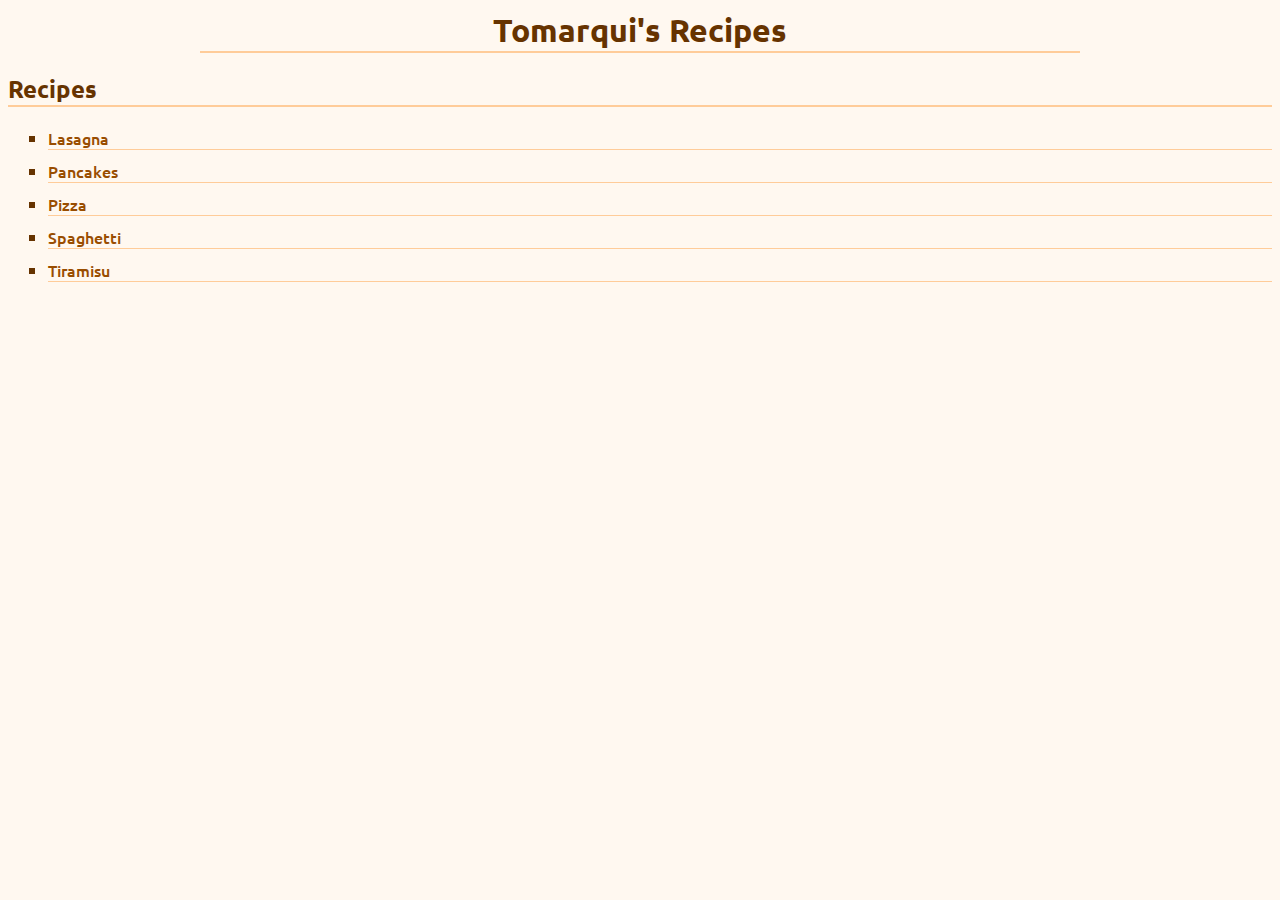
<file: index.html>
<!DOCTYPE html>
<html lang="en">
<head>
    <meta charset="UTF-8">
    <meta name="viewport" content="width=device-width, initial-scale=1.0">
    <title>Document</title>
    <link rel="stylesheet" href="./styles/style.css">
    <link rel="preconnect" href="https://fonts.googleapis.com">
    <link rel="preconnect" href="https://fonts.gstatic.com" crossorigin>
    <link href="https://fonts.googleapis.com/css2?family=Ubuntu:ital,wght@0,300;0,400;0,500;0,700;1,300;1,400;1,500;1,700&display=swap" rel="stylesheet">
</head>
<body>
    <h1 class="title">Tomarqui's Recipes</h1>
    <h2 class="recipes-section">Recipes</h2>
    <ul>
        <li><a class="hyperlink" href="./recipes/lasagna.html">Lasagna</a></li>
        <li><a class="hyperlink" href="./recipes/pancakes.html">Pancakes</a></li>
        <li><a class="hyperlink" href="./recipes/pizza.html">Pizza</a></li>
        <li><a class="hyperlink" href="./recipes/spaghetti.html">Spaghetti</a></li>
        <li><a class="hyperlink" href="./recipes/tiramisu.html">Tiramisu</a></li>
    </ul>
</body>
</html>
</file>
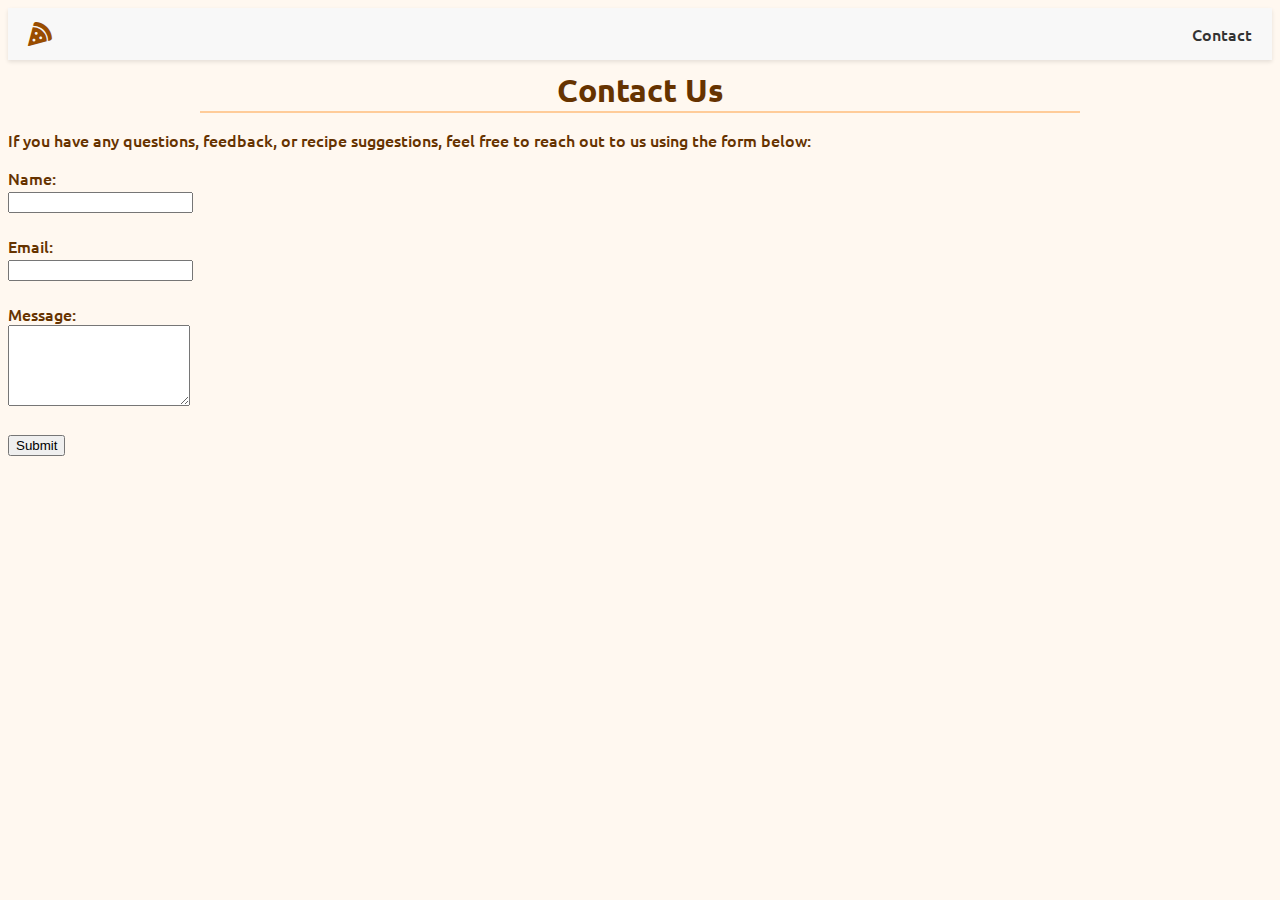
<file: contact.html>
<!DOCTYPE html>
<html lang="en">
<head>
    <meta charset="UTF-8">
    <meta name="viewport" content="width=device-width, initial-scale=1.0">
    <title>Contact Us</title>
    <link rel="stylesheet" href="./styles/style.css">
    <link rel="preconnect" href="https://fonts.googleapis.com">
    <link rel="preconnect" href="https://fonts.gstatic.com" crossorigin>
    <link href="https://fonts.googleapis.com/css2?family=Ubuntu:ital,wght@0,300;0,400;0,500;0,700;1,300;1,400;1,500;1,700&display=swap" rel="stylesheet">
    <link href="https://cdnjs.cloudflare.com/ajax/libs/font-awesome/6.5.1/css/all.min.css" rel="stylesheet">
</head>
<body>
    <nav>
        <div class="navbar">
            <div class="navbar-logo">
                <a href="index.html">
                    <i class="fas fa-pizza-slice"></i>
                </a>
            </div>
            <div class="navbar-links">
                <a href="contact.html">Contact</a>
            </div>
        </div>
    </nav>
    <h1 class="title">Contact Us</h1>
    <p>If you have any questions, feedback, or recipe suggestions, feel free to reach out to us using the form below:</p>
    <form action="#" method="post">
        <label for="name">Name:</label><br>
        <input type="text" id="name" name="name" required><br><br>

        <label for="email">Email:</label><br>
        <input type="email" id="email" name="email" required><br><br>

        <label for="message">Message:</label><br>
        <textarea id="message" name="message" rows="5" required></textarea><br><br>

        <button type="submit">Submit</button>
    </form>
</body>
</html>
</file>
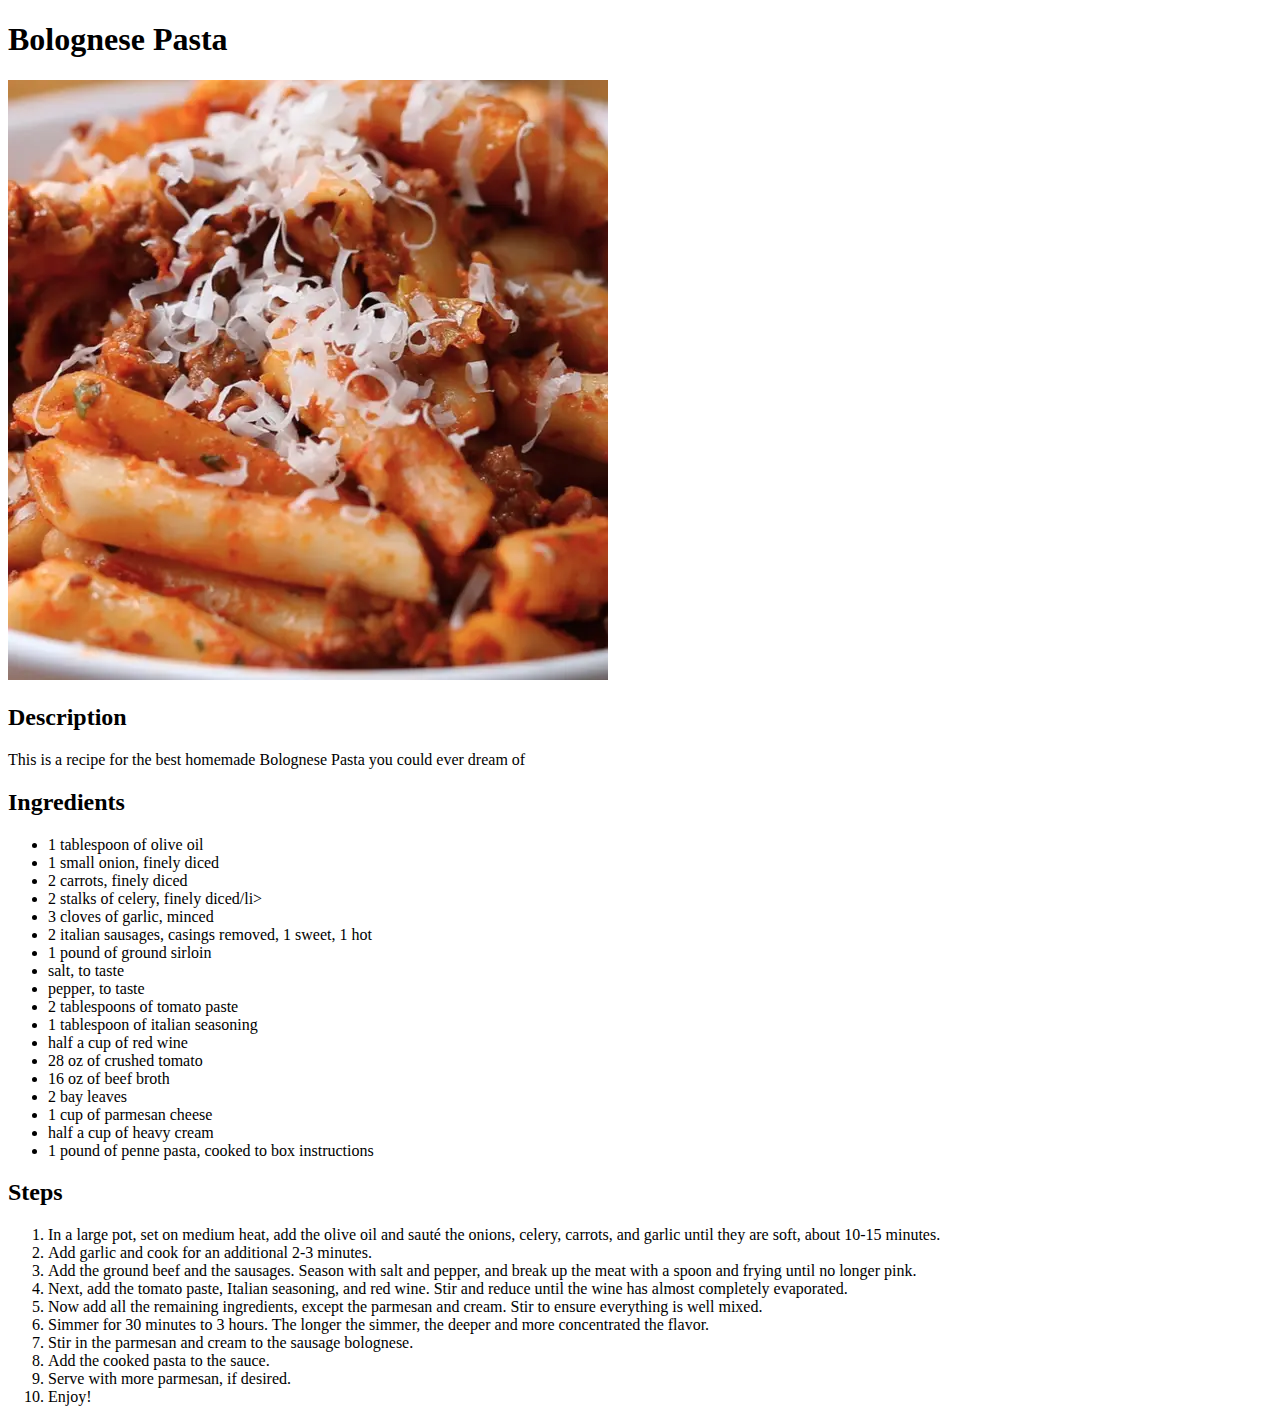
<file: recipes/bolognese-pasta.html>
<!DOCTYPE html>
<html lang="en">

<head>
    <meta charset="UTF-8">
    <meta http-equiv="X-UA-Compatible" content="IE=edge">
    <meta name="viewport" content="width=device-width, initial-scale=1.0">
    <title>Bolognese Pasta Recipe</title>
</head>

<body>
    <h1>Bolognese Pasta</h1>
    <img src="../img/bolognese.jpg" alt="Image of a Bolognese Pasta dish">

    <h2>Description</h2>
    <p>This is a recipe for the best homemade Bolognese Pasta you could ever dream of</p>
    <h2>Ingredients</h2>
    <ul>
        <li>1 tablespoon of olive oil</li>
        <li>1 small onion, finely diced</li>
        <li>2 carrots, finely diced</li>
        <li>2 stalks of celery, finely diced/li>
        <li>3 cloves of garlic, minced</li>
        <li>2 italian sausages, casings removed, 1 sweet, 1 hot</li>
        <li>1 pound of ground sirloin</li>
        <li>salt, to taste</li>
        <li>pepper, to taste</li>
        <li>2 tablespoons of tomato paste</li>
        <li>1 tablespoon of italian seasoning</li>
        <li>half a cup of red wine</li>
        <li>28 oz of crushed tomato</li>
        <li>16 oz of beef broth</li>
        <li>2 bay leaves</li>
        <li>1 cup of parmesan cheese</li>
        <li>half a cup of heavy cream</li>
        <li>1 pound of penne pasta, cooked to box instructions</li>
    </ul>
    <h2>Steps</h2>
    <ol>
        <li>In a large pot, set on medium heat, add the olive oil and sauté the onions, celery, carrots, and garlic
            until they are soft, about 10-15 minutes.</li>
        <li>Add garlic and cook for an additional 2-3 minutes.</li>
        <li>Add the ground beef and the sausages. Season with salt and pepper, and break up the meat with a spoon and
            frying until no longer pink.</li>
        <li>Next, add the tomato paste, Italian seasoning, and red wine. Stir and reduce until the wine has almost
            completely evaporated.</li>
        <li>Now add all the remaining ingredients, except the parmesan and cream. Stir to ensure everything is well
            mixed.</li>
        <li>Simmer for 30 minutes to 3 hours. The longer the simmer, the deeper and more concentrated the flavor.</li>
        <li>Stir in the parmesan and cream to the sausage bolognese.</li>
        <li>Add the cooked pasta to the sauce.</li>
        <li>Serve with more parmesan, if desired.</li>
        <li>Enjoy!</li>
    </ol>
</body>

</html>
</file>
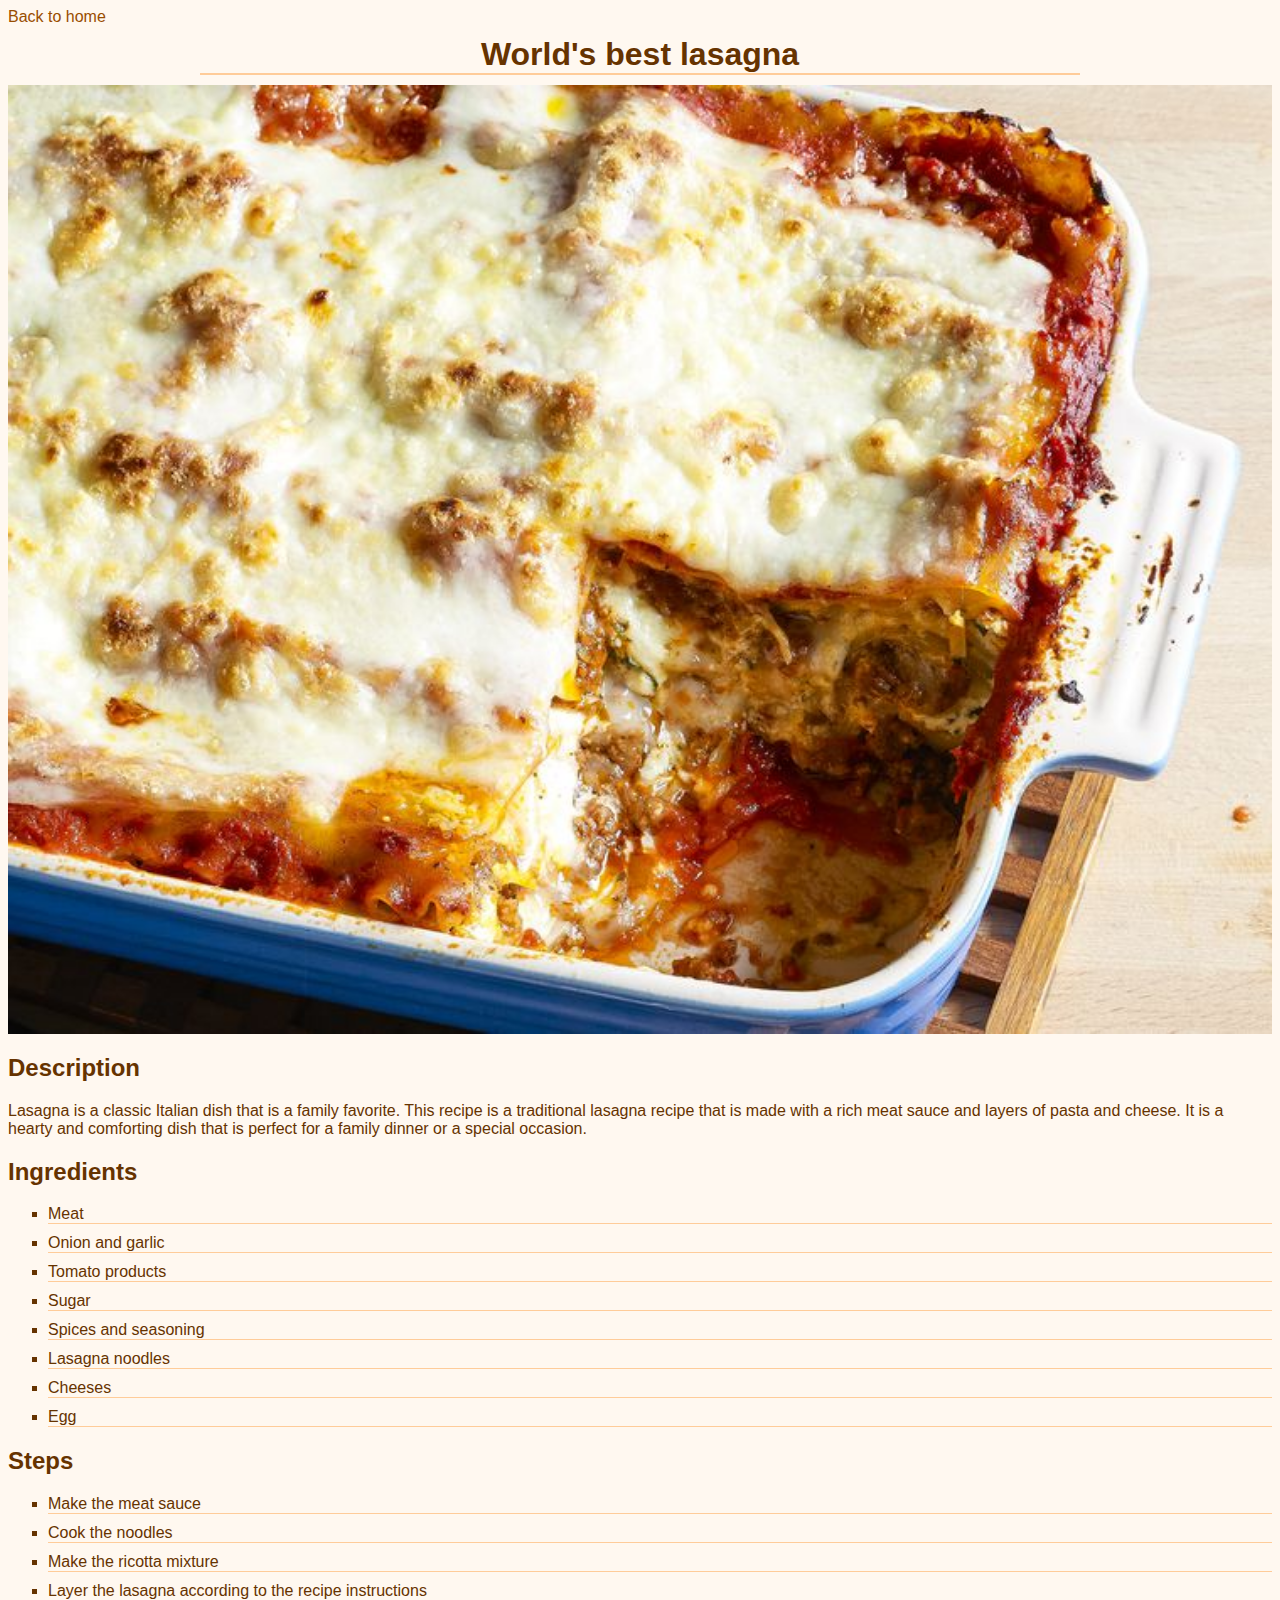
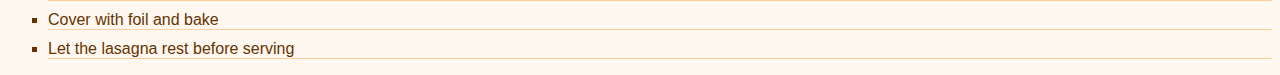
<file: recipes/lasagna.html>
<!DOCTYPE html>
<html lang="en">
<head>
    <meta charset="UTF-8">
    <meta name="viewport" content="width=device-width, initial-scale=1.0">
    <title>Lasagna Recipe</title>
    <link rel="stylesheet" href="../styles/style.css">
</head>
<body>
    <a class="hyperlink" href="../index.html">Back to home</a>
    <h1 class="title">World's best lasagna</h1>
    <img class="recipe-image" src="../images/lasagna.jpg" alt="Lasagna" height="300" width="300">
    <h2>Description</h2>
    <p>Lasagna is a classic Italian dish that is a family favorite. This recipe is a traditional lasagna recipe that is made with a rich meat sauce and layers of pasta and cheese. It is a hearty and comforting dish that is perfect for a family dinner or a special occasion.</p>
    <h2>Ingredients</h2>
    <ul>
        <li>Meat</li>
        <li>Onion and garlic</li>
        <li>Tomato products</li>
        <li>Sugar</li>
        <li>Spices and seasoning</li>
        <li>Lasagna noodles</li>
        <li>Cheeses</li>
        <li>Egg</li>
    </ul>
    <h2>Steps</h2>
    <ol>
        <li>Make the meat sauce</li>
        <li>Cook the noodles</li>
        <li>Make the ricotta mixture</li>
        <li>Layer the lasagna according to the recipe instructions</li>
        <li>Cover with foil and bake</li>
        <li>Let the lasagna rest before serving</li>
    </ol>
</body>
</html>
</file>
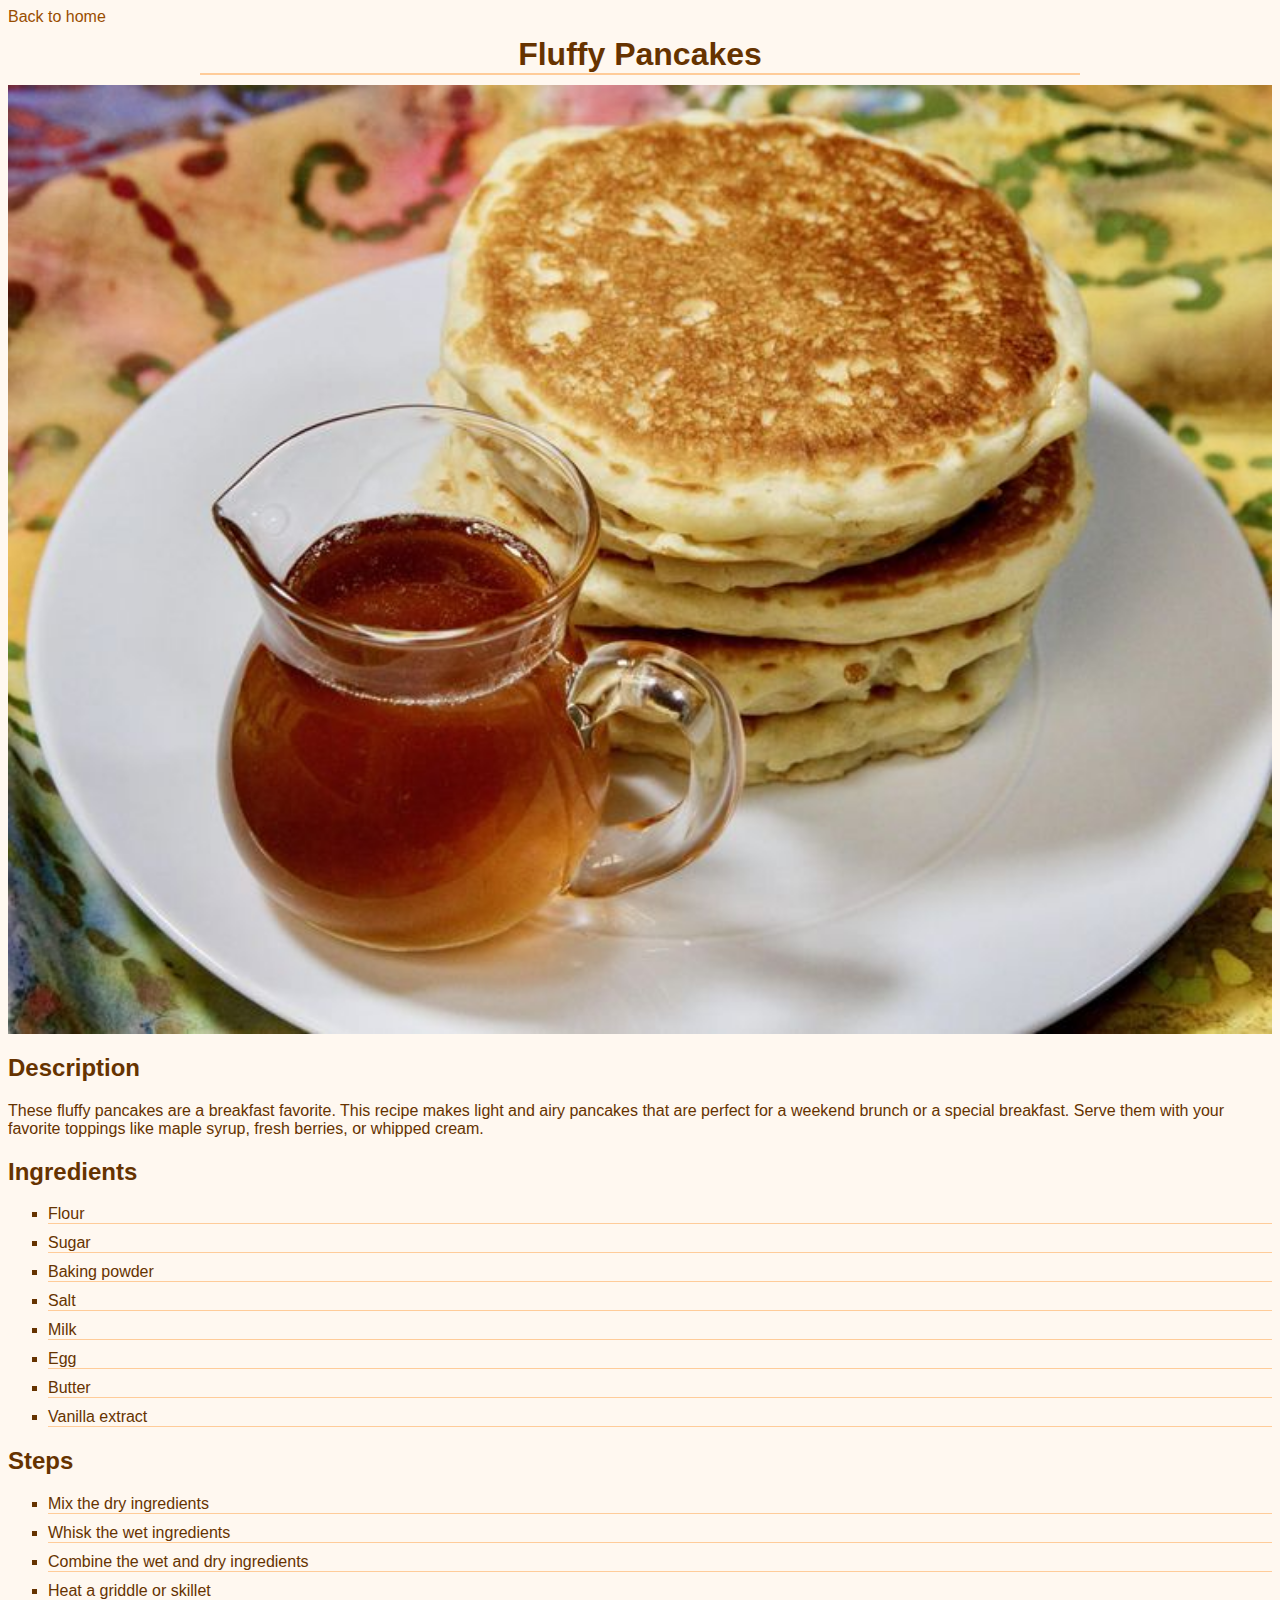
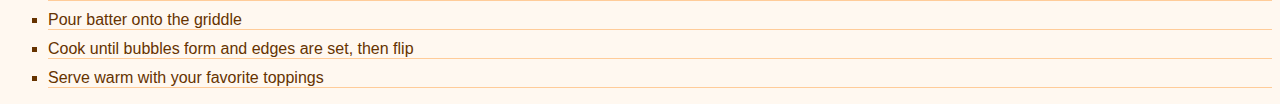
<file: recipes/pancakes.html>
<!DOCTYPE html>
<html lang="en">
<head>
    <meta charset="UTF-8">
    <meta name="viewport" content="width=device-width, initial-scale=1.0">
    <title>Pancakes Recipe</title>
    <link rel="stylesheet" href="../styles/style.css">
</head>
<body>
    <a class="hyperlink" href="../index.html">Back to home</a>
    <h1 class="title">Fluffy Pancakes</h1>
    <img class="recipe-image" src="../images/pancakes.jpg" alt="Pancakes" height="300" width="300">
    <h2>Description</h2>
    <p>These fluffy pancakes are a breakfast favorite. This recipe makes light and airy pancakes that are perfect for a weekend brunch or a special breakfast. Serve them with your favorite toppings like maple syrup, fresh berries, or whipped cream.</p>
    <h2>Ingredients</h2>
    <ul>
        <li>Flour</li>
        <li>Sugar</li>
        <li>Baking powder</li>
        <li>Salt</li>
        <li>Milk</li>
        <li>Egg</li>
        <li>Butter</li>
        <li>Vanilla extract</li>
    </ul>
    <h2>Steps</h2>
    <ol>
        <li>Mix the dry ingredients</li>
        <li>Whisk the wet ingredients</li>
        <li>Combine the wet and dry ingredients</li>
        <li>Heat a griddle or skillet</li>
        <li>Pour batter onto the griddle</li>
        <li>Cook until bubbles form and edges are set, then flip</li>
        <li>Serve warm with your favorite toppings</li>
    </ol>
</body>
</html>
</file>
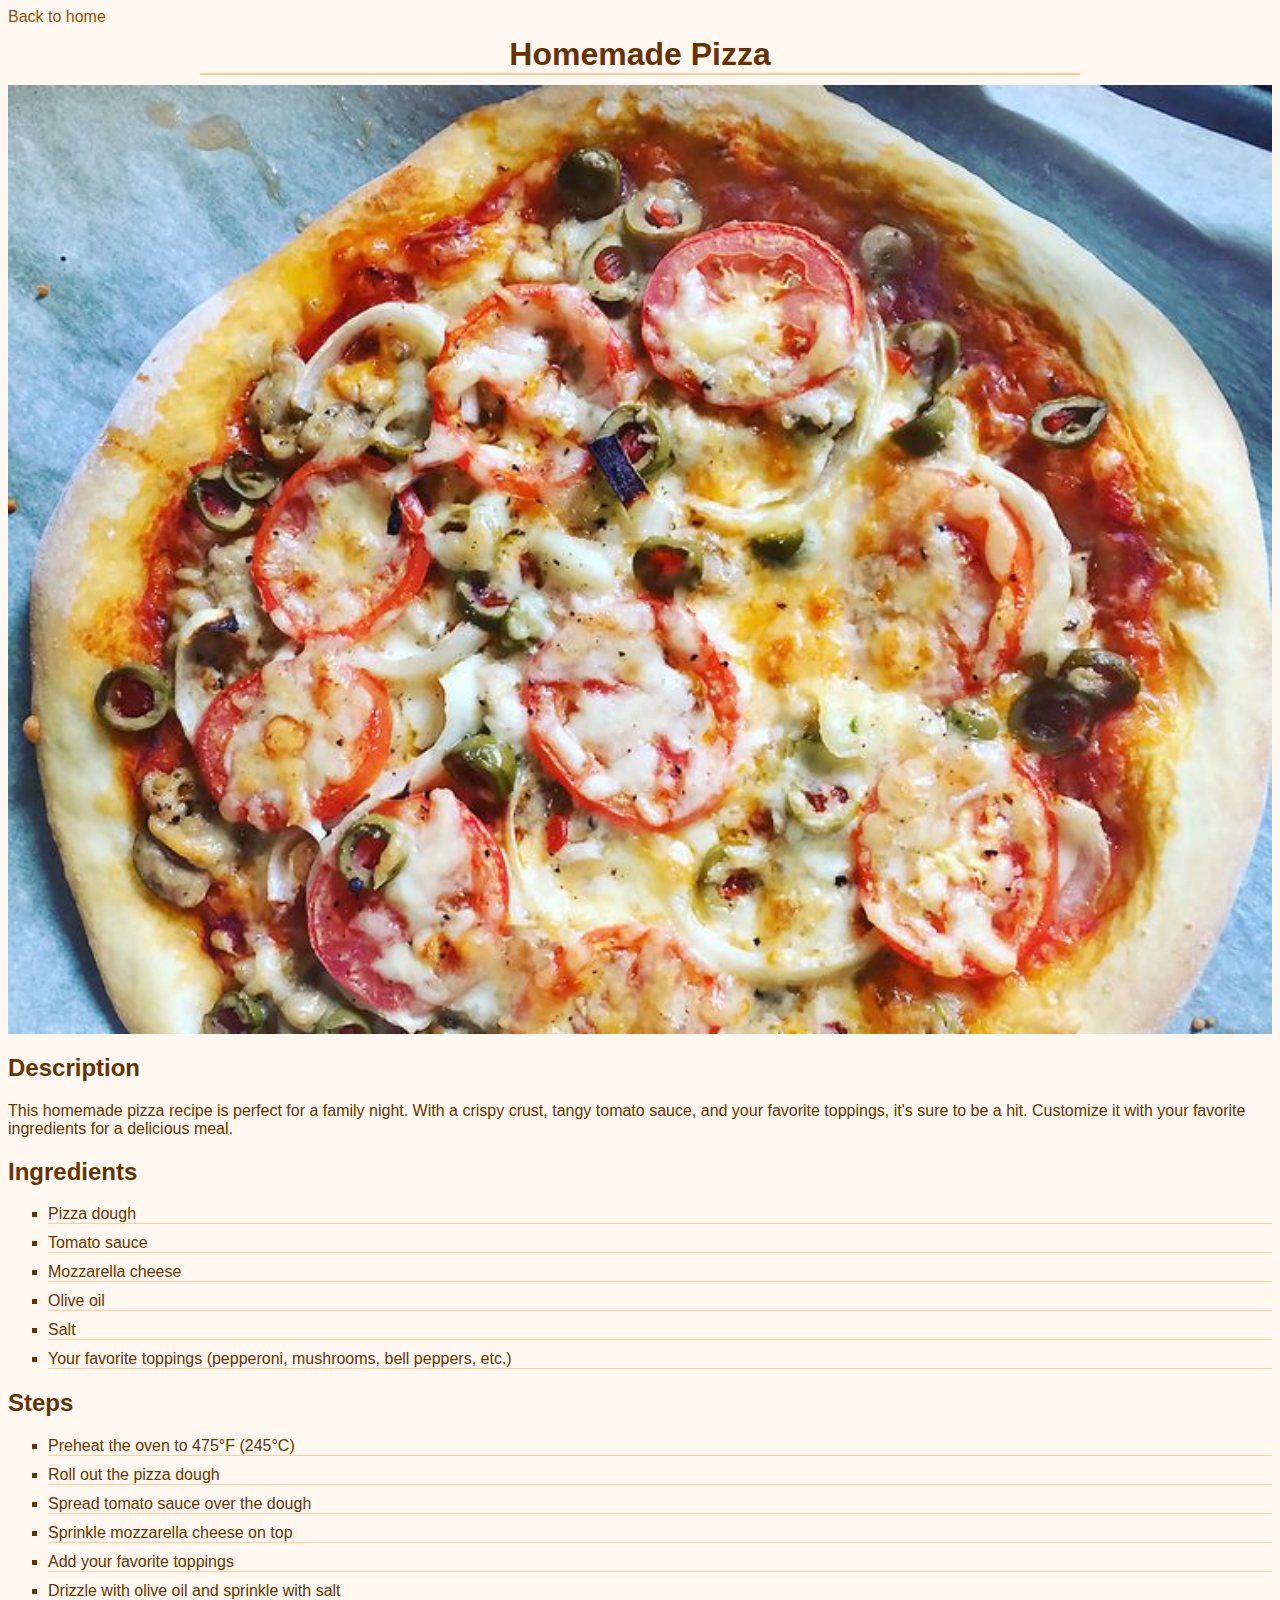
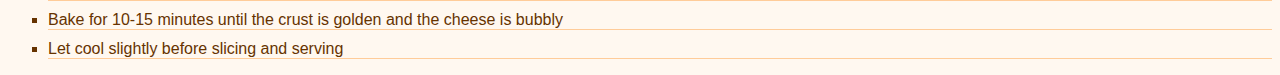
<file: recipes/pizza.html>
<!DOCTYPE html>
<html lang="en">
<head>
    <meta charset="UTF-8">
    <meta name="viewport" content="width=device-width, initial-scale=1.0">
    <title>Pizza Recipe</title>
    <link rel="stylesheet" href="../styles/style.css">
</head>
<body>
    <a class="hyperlink" href="../index.html">Back to home</a>
    <h1 class="title">Homemade Pizza</h1>
    <img class="recipe-image" src="../images/pizza.jpg" alt="Pizza" height="300" width="300">
    <h2>Description</h2>
    <p>This homemade pizza recipe is perfect for a family night. With a crispy crust, tangy tomato sauce, and your favorite toppings, it's sure to be a hit. Customize it with your favorite ingredients for a delicious meal.</p>
    <h2>Ingredients</h2>
    <ul>
        <li>Pizza dough</li>
        <li>Tomato sauce</li>
        <li>Mozzarella cheese</li>
        <li>Olive oil</li>
        <li>Salt</li>
        <li>Your favorite toppings (pepperoni, mushrooms, bell peppers, etc.)</li>
    </ul>
    <h2>Steps</h2>
    <ol>
        <li>Preheat the oven to 475°F (245°C)</li>
        <li>Roll out the pizza dough</li>
        <li>Spread tomato sauce over the dough</li>
        <li>Sprinkle mozzarella cheese on top</li>
        <li>Add your favorite toppings</li>
        <li>Drizzle with olive oil and sprinkle with salt</li>
        <li>Bake for 10-15 minutes until the crust is golden and the cheese is bubbly</li>
        <li>Let cool slightly before slicing and serving</li>
    </ol>
</body>
</html>
</file>
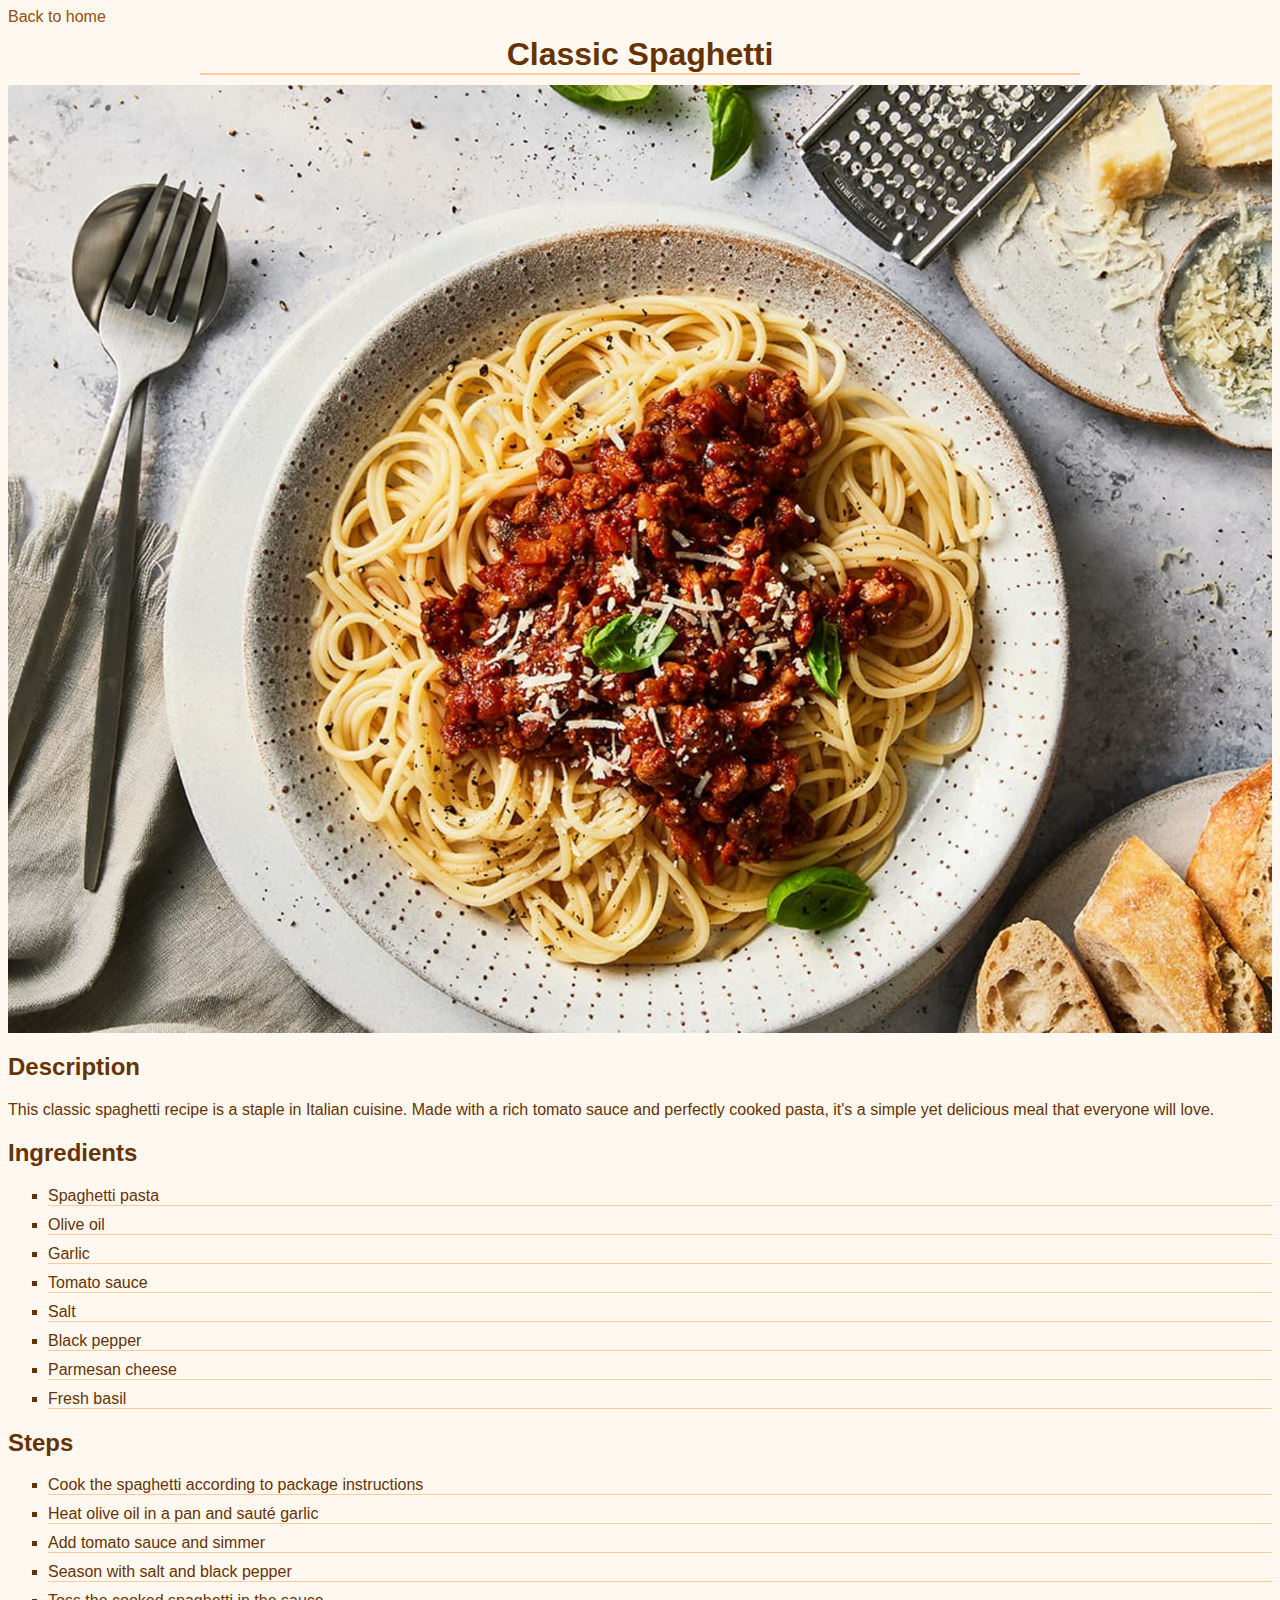
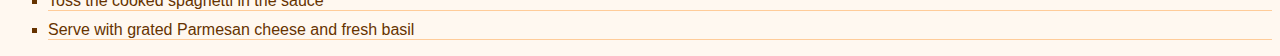
<file: recipes/spaghetti.html>
<!DOCTYPE html>
<html lang="en">
<head>
    <meta charset="UTF-8">
    <meta name="viewport" content="width=device-width, initial-scale=1.0">
    <title>Spaghetti Recipe</title>
    <link rel="stylesheet" href="../styles/style.css">
</head>
<body>
    <a class="hyperlink" href="../index.html">Back to home</a>
    <h1 class="title">Classic Spaghetti</h1>
    <img class="recipe-image" src="../images/spaghetti.jpg" alt="Spaghetti" height="300" width="300">
    <h2>Description</h2>
    <p>This classic spaghetti recipe is a staple in Italian cuisine. Made with a rich tomato sauce and perfectly cooked pasta, it's a simple yet delicious meal that everyone will love.</p>
    <h2>Ingredients</h2>
    <ul>
        <li>Spaghetti pasta</li>
        <li>Olive oil</li>
        <li>Garlic</li>
        <li>Tomato sauce</li>
        <li>Salt</li>
        <li>Black pepper</li>
        <li>Parmesan cheese</li>
        <li>Fresh basil</li>
    </ul>
    <h2>Steps</h2>
    <ol>
        <li>Cook the spaghetti according to package instructions</li>
        <li>Heat olive oil in a pan and sauté garlic</li>
        <li>Add tomato sauce and simmer</li>
        <li>Season with salt and black pepper</li>
        <li>Toss the cooked spaghetti in the sauce</li>
        <li>Serve with grated Parmesan cheese and fresh basil</li>
    </ol>
</body>
</html>
</file>
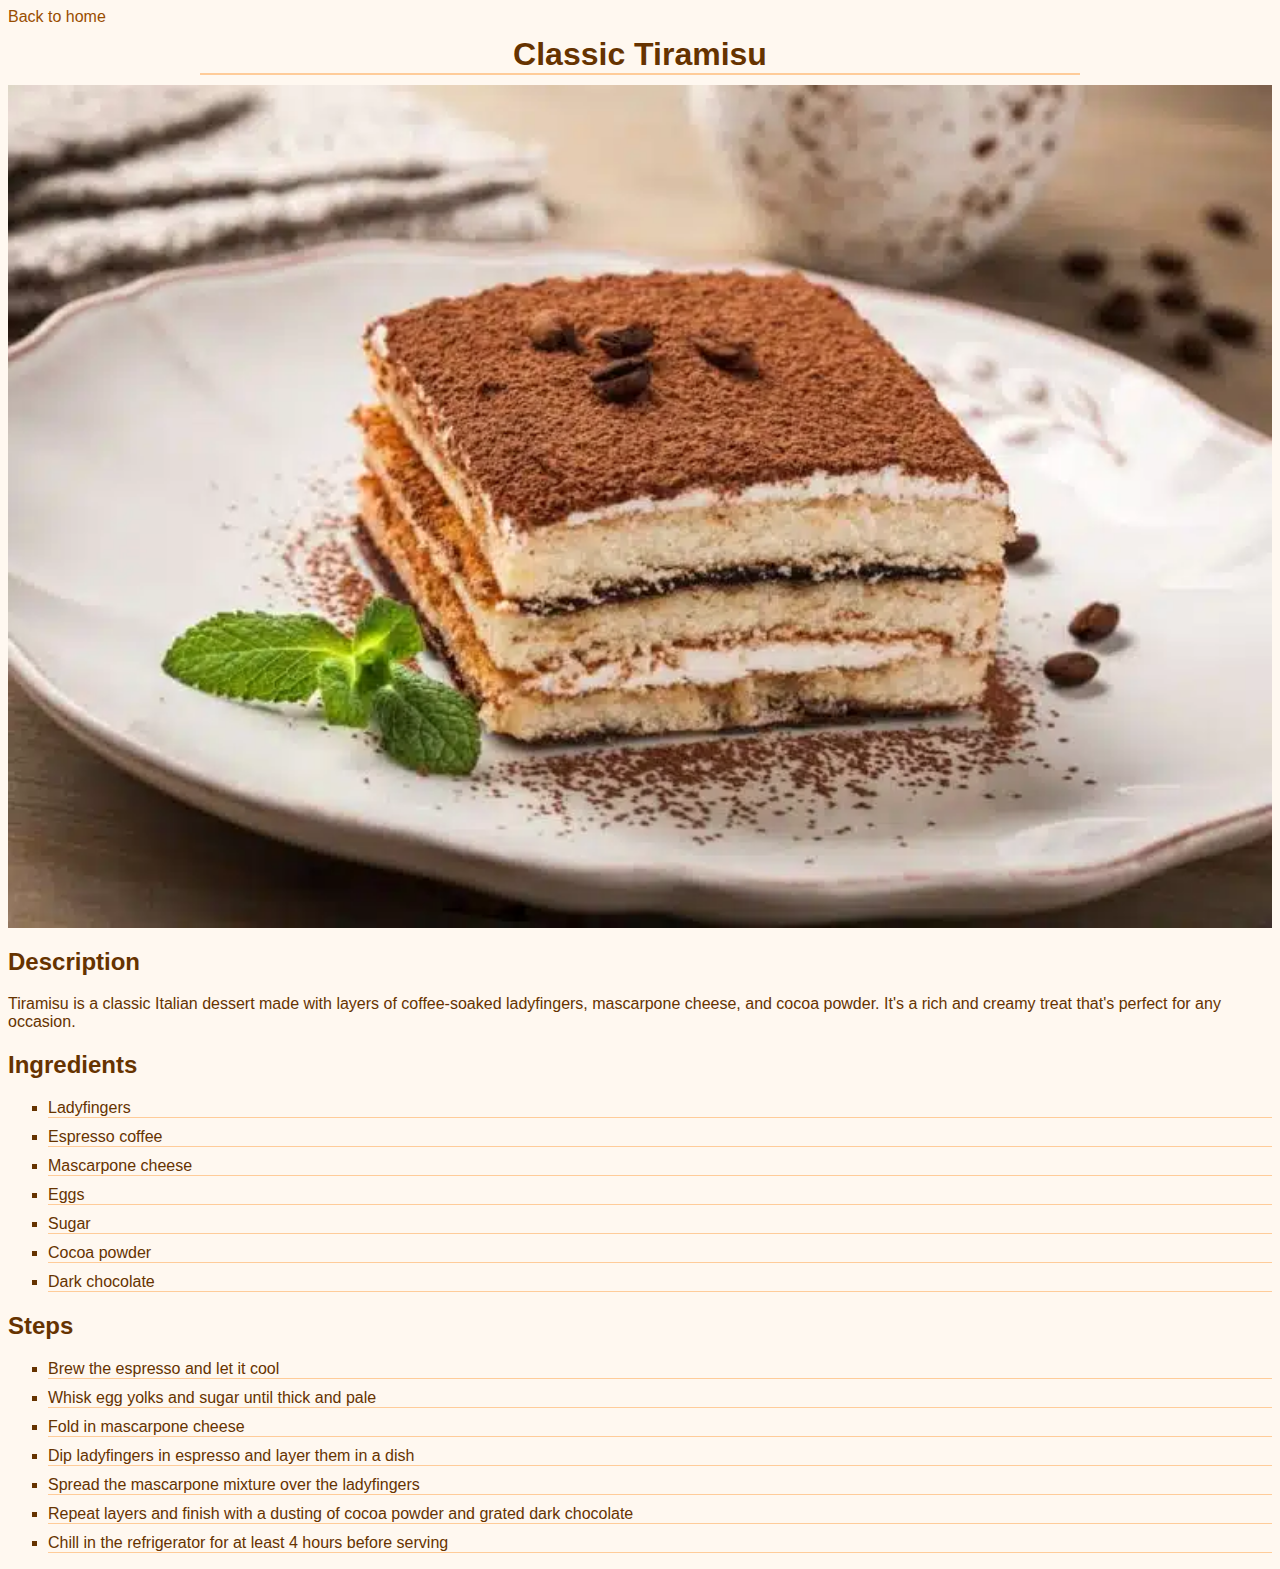
<file: recipes/tiramisu.html>
<!DOCTYPE html>
<html lang="en">
<head>
    <meta charset="UTF-8">
    <meta name="viewport" content="width=device-width, initial-scale=1.0">
    <title>Tiramisu Recipe</title>
    <link rel="stylesheet" href="../styles/style.css">
</head>
<body>
    <a class="hyperlink" href="../index.html">Back to home</a>
    <h1 class="title">Classic Tiramisu</h1>
    <img class="recipe-image" src="../images/tiramisu.jpg" alt="Tiramisu" height="300" width="300">
    <h2>Description</h2>
    <p>Tiramisu is a classic Italian dessert made with layers of coffee-soaked ladyfingers, mascarpone cheese, and cocoa powder. It's a rich and creamy treat that's perfect for any occasion.</p>
    <h2>Ingredients</h2>
    <ul>
        <li>Ladyfingers</li>
        <li>Espresso coffee</li>
        <li>Mascarpone cheese</li>
        <li>Eggs</li>
        <li>Sugar</li>
        <li>Cocoa powder</li>
        <li>Dark chocolate</li>
    </ul>
    <h2>Steps</h2>
    <ol>
        <li>Brew the espresso and let it cool</li>
        <li>Whisk egg yolks and sugar until thick and pale</li>
        <li>Fold in mascarpone cheese</li>
        <li>Dip ladyfingers in espresso and layer them in a dish</li>
        <li>Spread the mascarpone mixture over the ladyfingers</li>
        <li>Repeat layers and finish with a dusting of cocoa powder and grated dark chocolate</li>
        <li>Chill in the refrigerator for at least 4 hours before serving</li>
    </ol>
</body>
</html>
</file>
<file: styles/style.css>
html {
    font-family: "Ubuntu", sans-serif;
    font-weight: 500;
    font-style: normal;
}

body {
    background-color: #fff8f0;
    color: #663300;
}

.title {
    text-align: center;
    border-bottom: 2px solid #ffcc99;
    margin: 10px 15vw;
}

.recipes-section {
    border-bottom: 2px solid #ffcc99;
}

li {
    border-bottom: 1px solid #ffcc99;
    margin: 10px 0;
    list-style: square;
}

.hyperlink {
    text-decoration: none;
    color: #994d00;
    transition: color 0.2s ease;
}

.hyperlink:hover {
    color: #ff8533;
    text-decoration: underline;
}

.recipe-image {
    width: 100%;
    height: auto;
    margin: 0 auto;
    display: block;
}

/* Navbar styles */
.navbar {
    display: flex;
    justify-content: space-between;
    align-items: center;
    background-color: #f8f8f8;
    padding: 10px 20px;
    box-shadow: 0 2px 4px rgba(0, 0, 0, 0.1);
}

.navbar-logo a {
    text-decoration: none;
    color: #994d00;
    font-size: 1.5rem;
    transition: color 0.2s ease;
}

.navbar-logo a:hover {
    color: #ff8533;
}

.navbar-links a {
    text-decoration: none;
    font-size: 1rem;
    color: #333;
    margin-left: 20px;
    transition: color 0.2s ease;
}

.navbar-links a:hover {
    color: #ff8533;
    text-decoration: underline;
}
</file>
